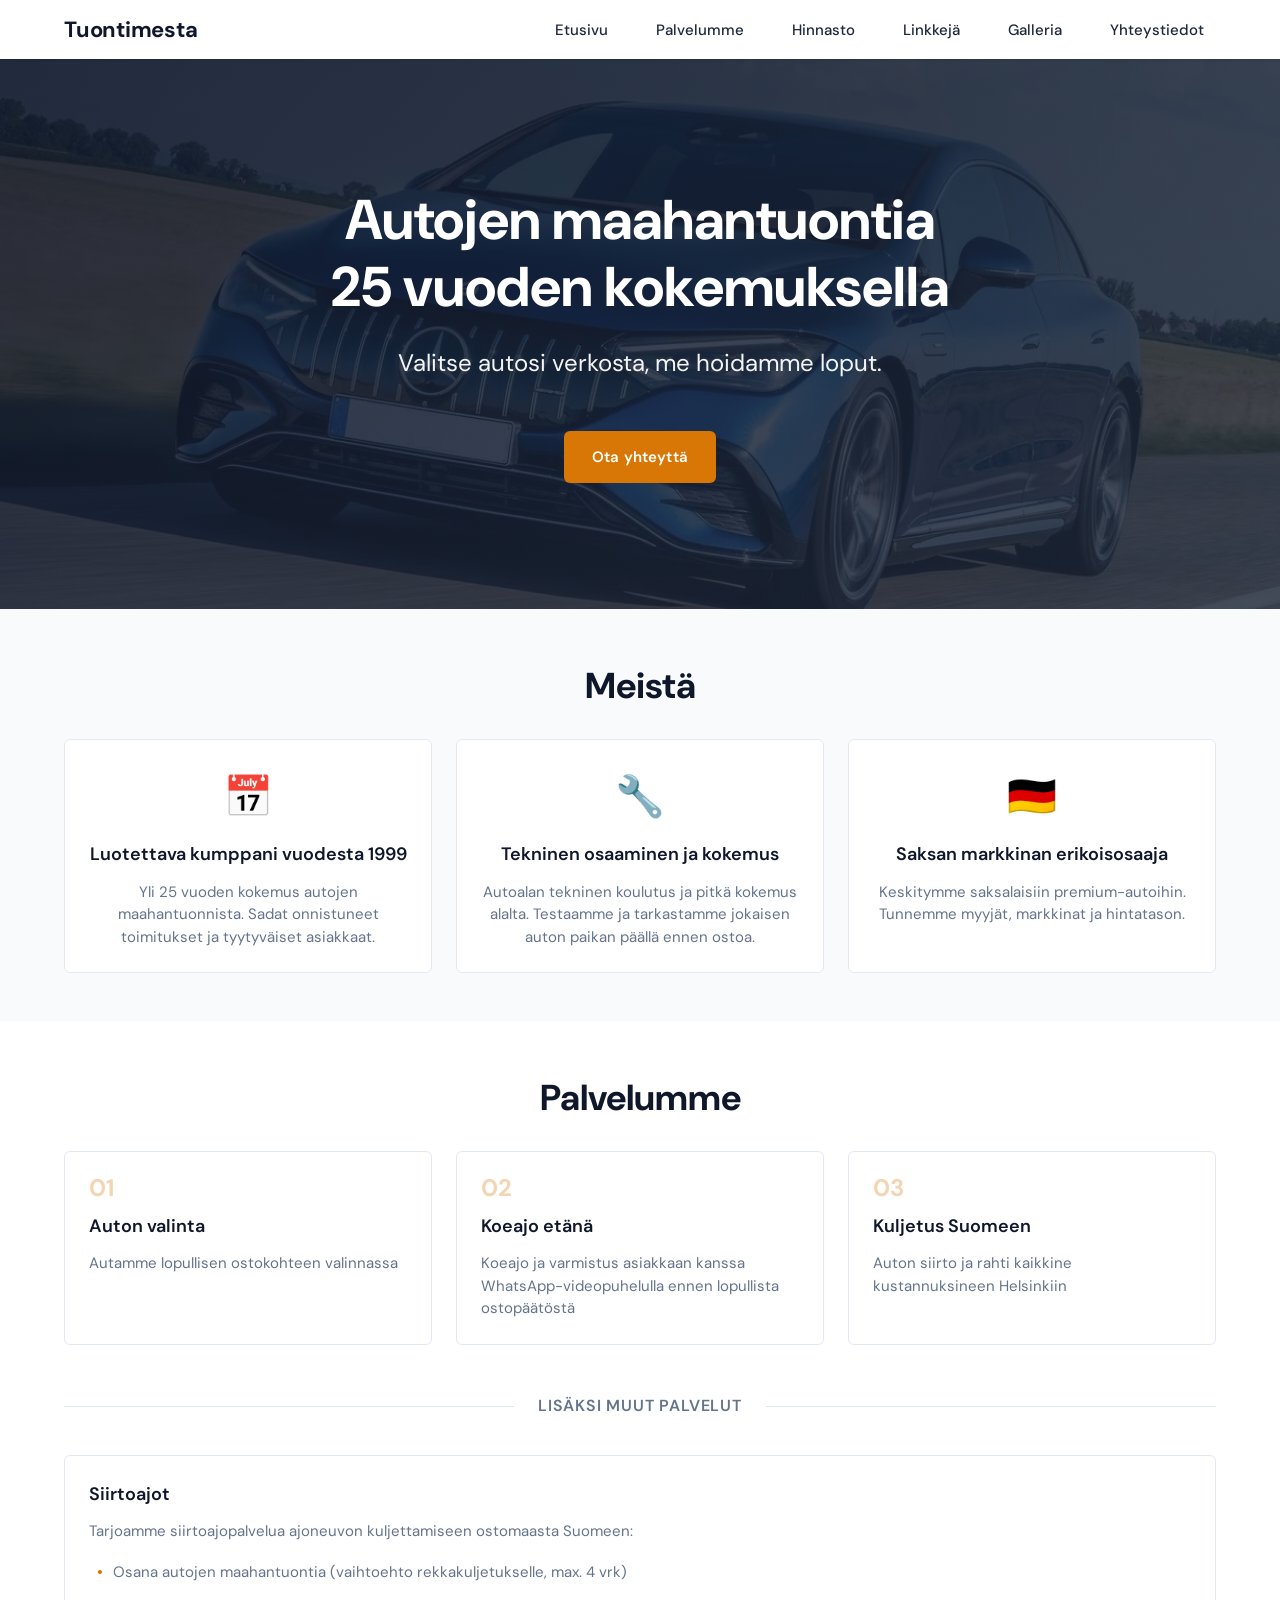
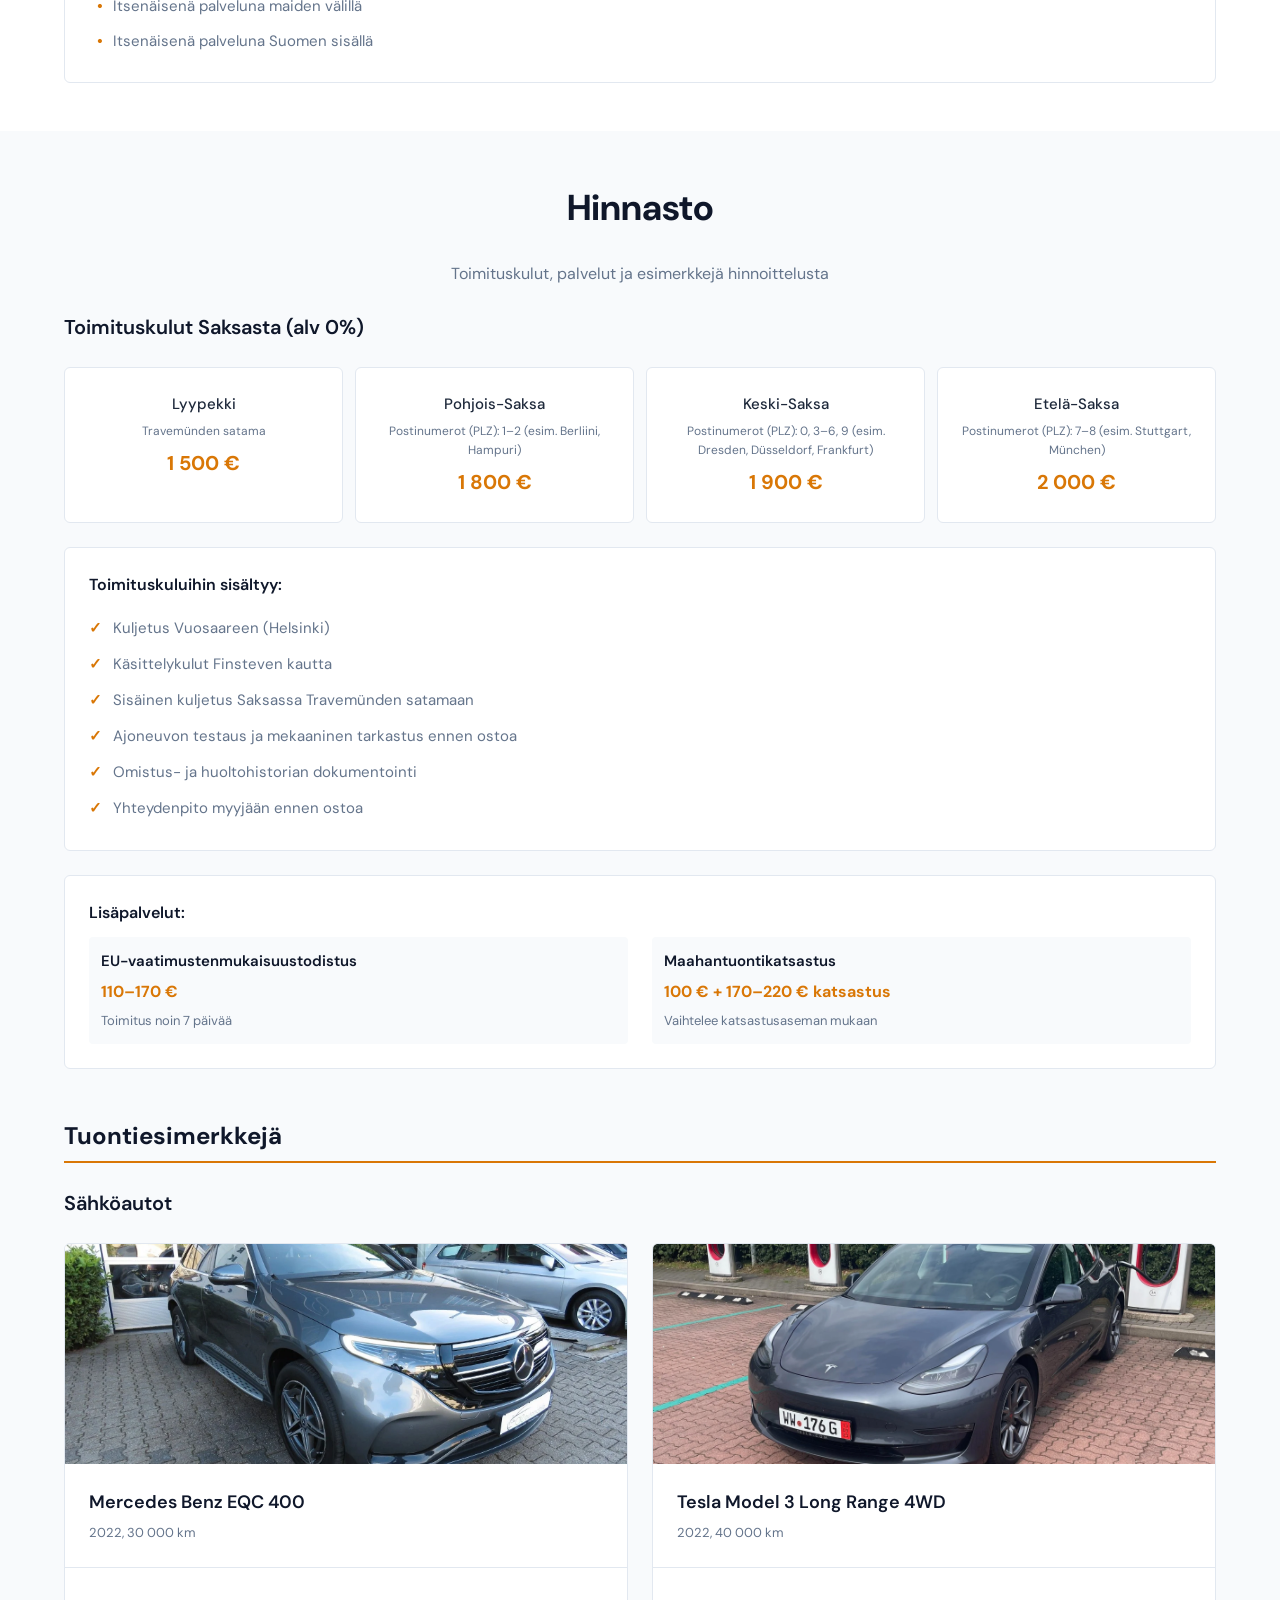
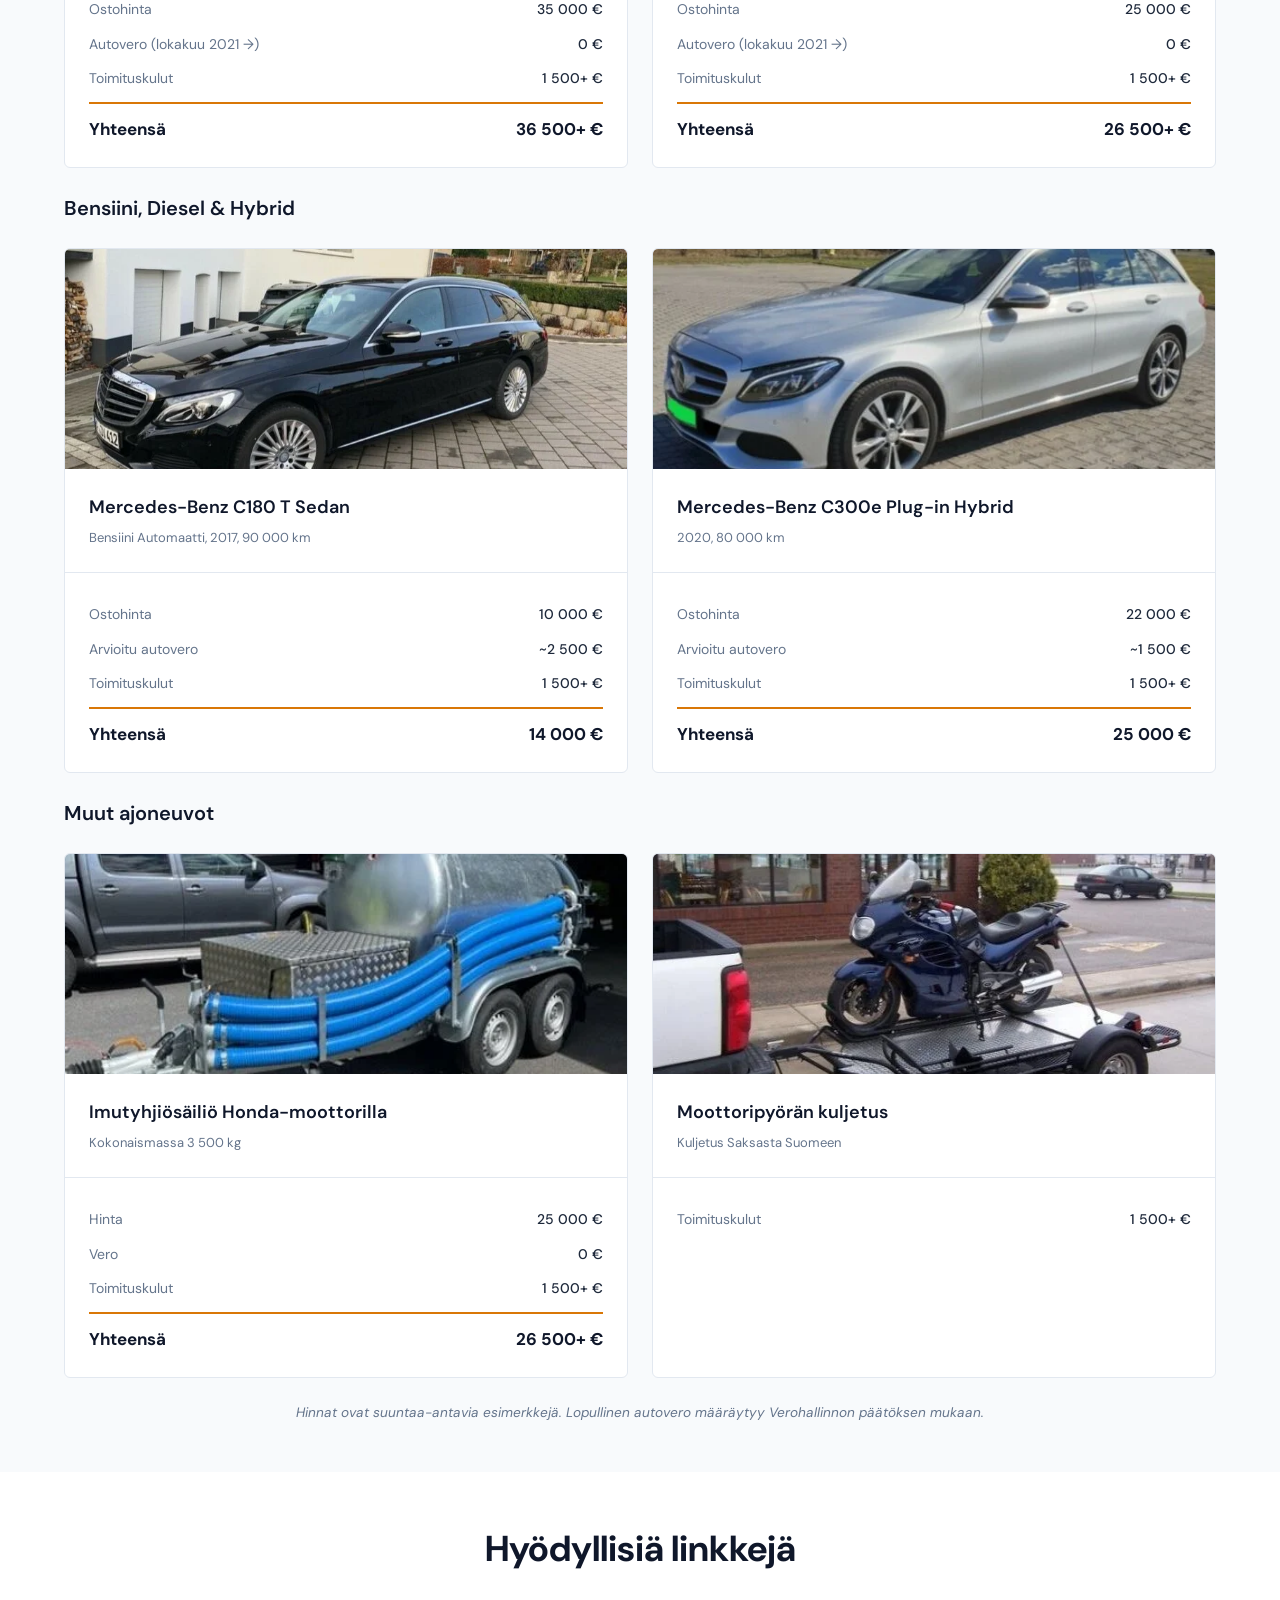
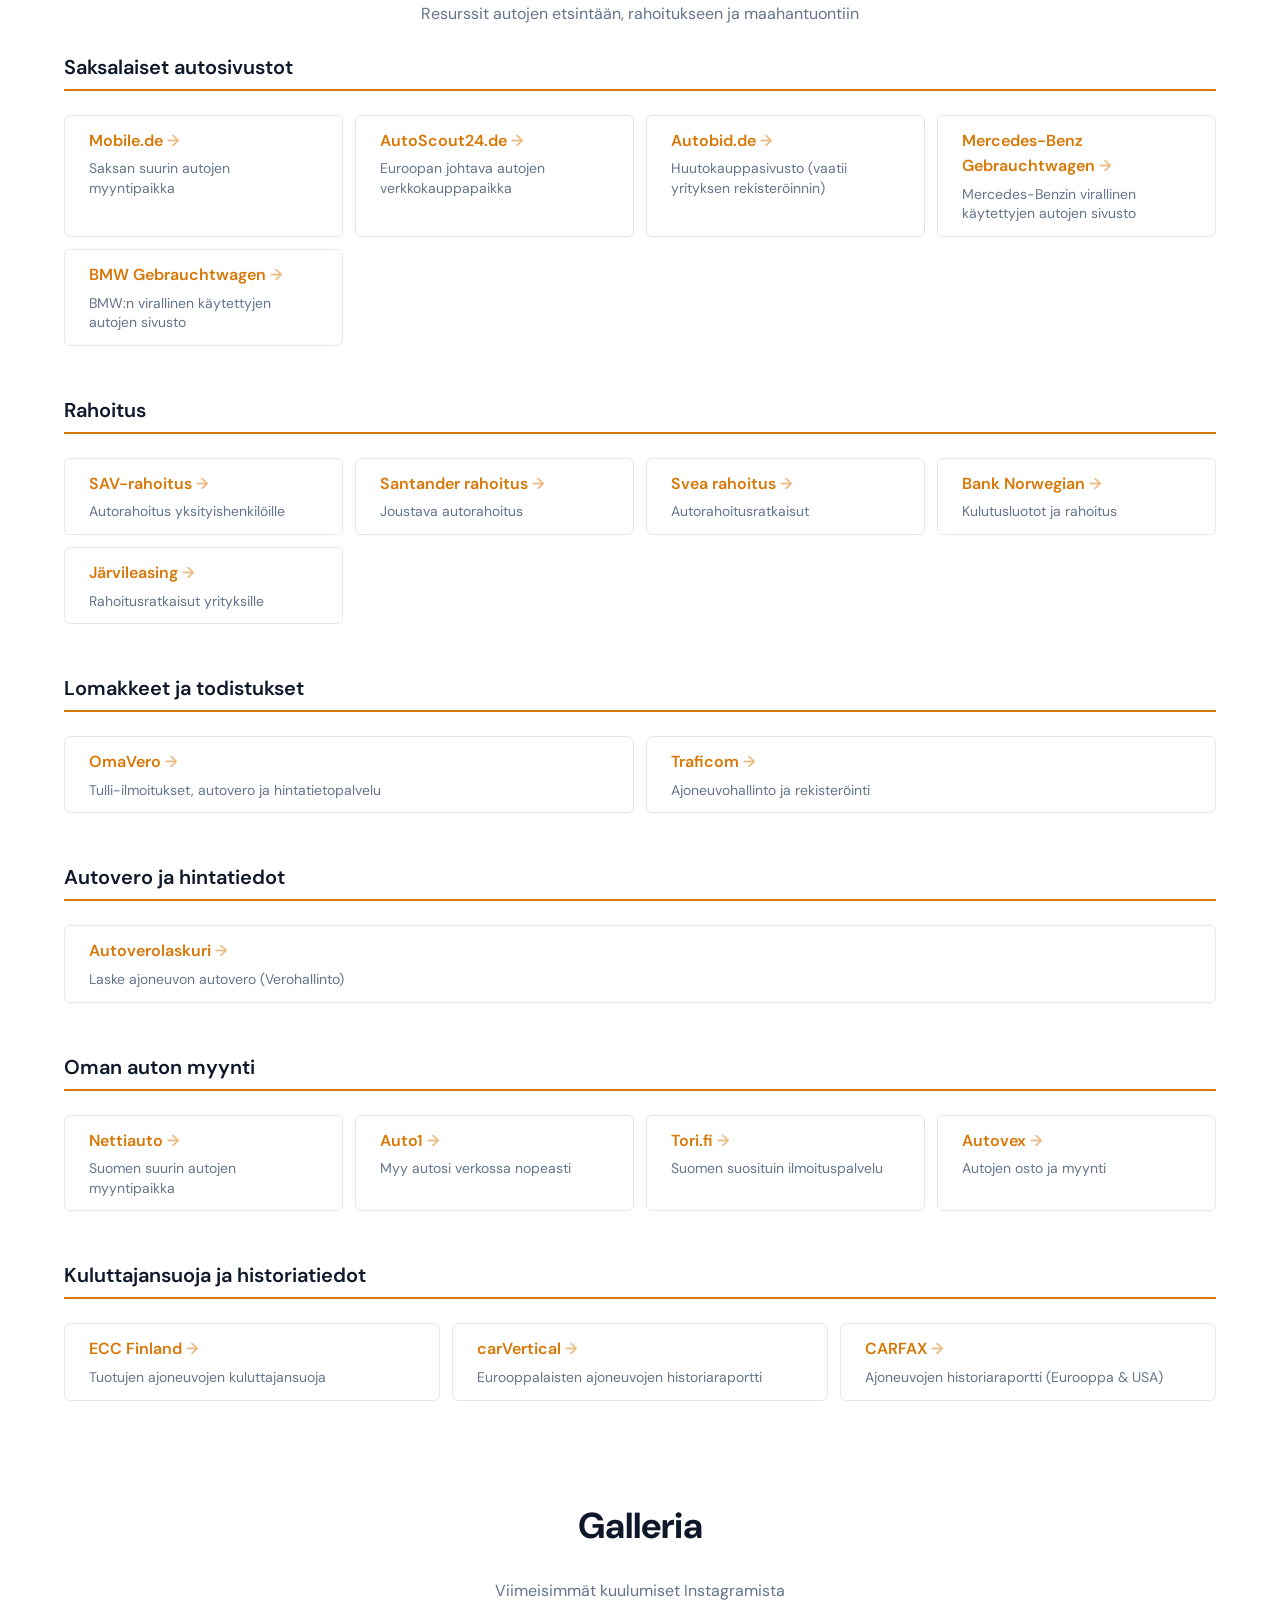
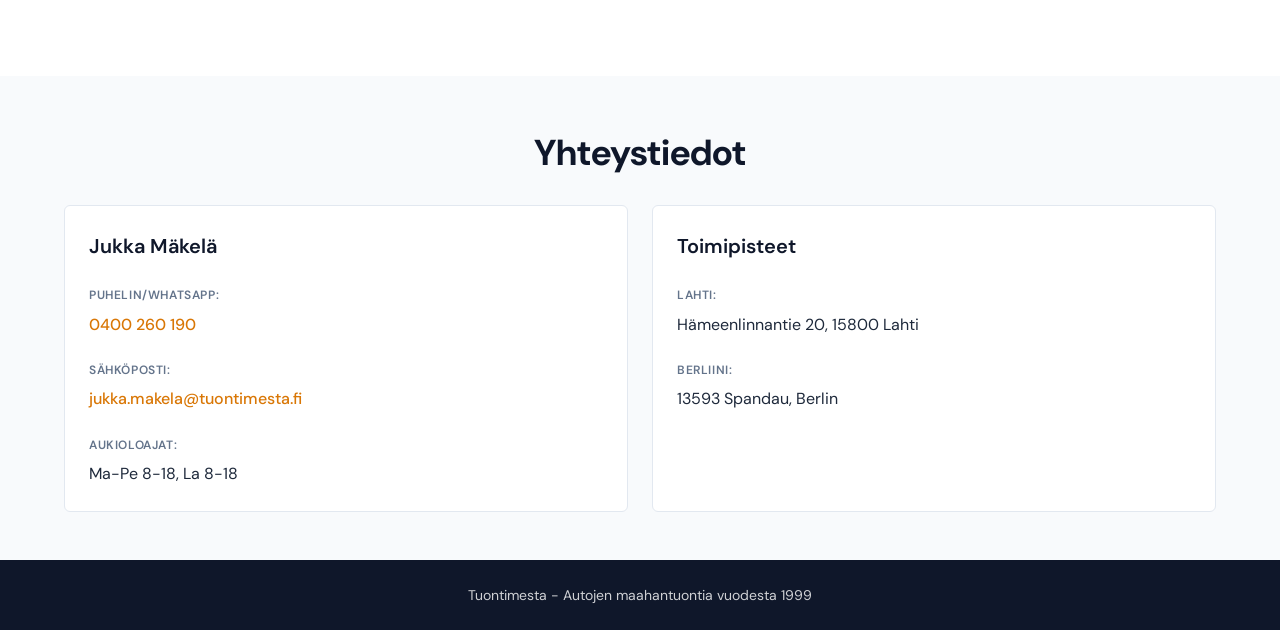
<file: index.html>
<!DOCTYPE html>
<html lang="fi">
<head>
    <meta charset="UTF-8">
    <meta name="viewport" content="width=device-width, initial-scale=1.0">

    <!-- Primary Meta Tags -->
    <title>Tuontimesta - Autojen maahantuonti Saksasta | 25v kokemus | Lahti</title>
    <meta name="title" content="Tuontimesta - Autojen maahantuonti Saksasta | 25v kokemus | Lahti">
    <meta name="description" content="Ammattitaitoista autojen maahantuontia Saksasta vuodesta 1999. Tekninen osaaminen, paikan päällä tarkastus ja läpinäkyvä hinnoittelu. Sähköautot, Mercedes, BMW, Audi. Palvelut Lahdesta.">
    <meta name="keywords" content="autojen maahantuonti, autojen tuonti saksasta, saksalaiset autot, auton tuonti, mercedes tuonti, bmw tuonti, sähköautojen tuonti, autojen maahantuonti lahti, saksan autot, käytetyt autot saksasta">
    <meta name="author" content="Tuontimesta - Jukka Mäkelä">
    <meta name="robots" content="index, follow">
    <link rel="canonical" href="https://tuontimesta.fi/">

    <!-- Open Graph / Facebook -->
    <meta property="og:type" content="website">
    <meta property="og:url" content="https://tuontimesta.fi/">
    <meta property="og:title" content="Tuontimesta - Autojen maahantuonti Saksasta | 25v kokemus">
    <meta property="og:description" content="Ammattitaitoista autojen maahantuontia Saksasta vuodesta 1999. Tekninen osaaminen, paikan päällä tarkastus ja läpinäkyvä hinnoittelu.">
    <meta property="og:image" content="https://tuontimesta.fi/images/hero-mercedes-eqe.jpg">
    <meta property="og:locale" content="fi_FI">
    <meta property="og:site_name" content="Tuontimesta">

    <!-- Twitter -->
    <meta name="twitter:card" content="summary_large_image">
    <meta name="twitter:url" content="https://tuontimesta.fi/">
    <meta name="twitter:title" content="Tuontimesta - Autojen maahantuonti Saksasta | 25v kokemus">
    <meta name="twitter:description" content="Ammattitaitoista autojen maahantuontia Saksasta vuodesta 1999. Tekninen osaaminen, paikan päällä tarkastus ja läpinäkyvä hinnoittelu.">
    <meta name="twitter:image" content="https://tuontimesta.fi/images/hero-mercedes-eqe.jpg">

    <!-- Favicon -->
    <link rel="icon" type="image/svg+xml" href="favicon.svg">
    <link rel="alternate icon" href="favicon.svg">

    <!-- Stylesheets -->
    <link rel="stylesheet" href="styles.css">
    <link rel="preconnect" href="https://fonts.googleapis.com">
    <link rel="preconnect" href="https://fonts.gstatic.com" crossorigin>
    <link href="https://fonts.googleapis.com/css2?family=DM+Sans:opsz,wght@9..40,400;9..40,500;9..40,600;9..40,700&display=swap" rel="stylesheet">

    <!-- Analytics -->
    <script defer data-domain="tuontimesta.fi" src="https://plausible.emkel.xyz/js/script.outbound-links.js"></script>

    <!-- JSON-LD Structured Data -->
    <script type="application/ld+json">
    {
      "@context": "https://schema.org",
      "@type": "LocalBusiness",
      "name": "Tuontimesta",
      "description": "Autojen maahantuonti Saksasta. Yli 25 vuoden kokemus, tekninen osaaminen ja läpinäkyvä hinnoittelu.",
      "url": "https://tuontimesta.fi",
      "telephone": "+358400260190",
      "email": "jukka.makela@tuontimesta.fi",
      "address": {
        "@type": "PostalAddress",
        "streetAddress": "Hämeenlinnantie 20",
        "addressLocality": "Lahti",
        "postalCode": "15800",
        "addressCountry": "FI"
      },
      "geo": {
        "@type": "GeoCoordinates",
        "latitude": 60.9827,
        "longitude": 25.6612
      },
      "openingHoursSpecification": [
        {
          "@type": "OpeningHoursSpecification",
          "dayOfWeek": ["Monday", "Tuesday", "Wednesday", "Thursday", "Friday"],
          "opens": "08:00",
          "closes": "18:00"
        },
        {
          "@type": "OpeningHoursSpecification",
          "dayOfWeek": "Saturday",
          "opens": "08:00",
          "closes": "18:00"
        }
      ],
      "priceRange": "€€",
      "founder": {
        "@type": "Person",
        "name": "Jukka Mäkelä"
      },
      "foundingDate": "1999",
      "areaServed": {
        "@type": "Country",
        "name": "Finland"
      },
      "serviceArea": {
        "@type": "Country",
        "name": "Finland"
      },
      "hasOfferCatalog": {
        "@type": "OfferCatalog",
        "name": "Autojen maahantuontipalvelut",
        "itemListElement": [
          {
            "@type": "Offer",
            "itemOffered": {
              "@type": "Service",
              "name": "Autojen maahantuonti Saksasta",
              "description": "Kokonaisvaltainen palvelu autojen tuontiin Saksasta Suomeen"
            }
          },
          {
            "@type": "Offer",
            "itemOffered": {
              "@type": "Service",
              "name": "Siirtoajot",
              "description": "Siirtoajopalvelut maiden välillä ja Suomen sisällä"
            }
          }
        ]
      },
      "sameAs": [
        "https://www.instagram.com/tuontimesta"
      ]
    }
    </script>
    <script>
      (() => {
        const d=document,s=d.createElement("script");s.type="module";
        s.src="https://w.behold.so/widget.js";d.head.append(s);
      })();
    </script>
</head>
<body>
    <!-- Navigation -->
    <nav class="nav">
        <div class="container">
            <div class="nav-content">
                <a href="#" class="logo">Tuontimesta</a>
                <button class="nav-toggle" aria-label="Toggle navigation">
                    <span></span>
                    <span></span>
                    <span></span>
                </button>
                <ul class="nav-menu">
                    <li><a href="#etusivu">Etusivu</a></li>
                    <li><a href="#palvelumme">Palvelumme</a></li>
                    <li><a href="#hinnasto">Hinnasto</a></li>
                    <li><a href="#linkkeja">Linkkejä</a></li>
                    <li><a href="#galleria">Galleria</a></li>
                    <li><a href="#yhteystiedot">Yhteystiedot</a></li>
                </ul>
            </div>
        </div>
    </nav>

    <!-- Hero Section -->
    <section id="etusivu" class="hero" style="background-image: url('images/hero-mercedes-eqe.jpg');">
        <div class="hero-overlay"></div>
        <div class="container">
            <div class="hero-content">
                <h1>Autojen maahantuontia<br>25 vuoden kokemuksella</h1>
                <p class="hero-subtitle">Valitse autosi verkosta, me hoidamme loput.</p>
                <a href="#yhteystiedot" class="btn btn-primary">Ota yhteyttä</a>
            </div>
        </div>
    </section>

    <!-- About Section -->
    <section id="meista" class="about">
        <div class="container">
            <h2>Meistä</h2>
            <div class="about-grid">
                <div class="about-card">
                    <div class="about-icon">📅</div>
                    <h3>Luotettava kumppani vuodesta 1999</h3>
                    <p>Yli 25 vuoden kokemus autojen maahantuonnista. Sadat onnistuneet toimitukset ja tyytyväiset asiakkaat.</p>
                </div>
                <div class="about-card">
                    <div class="about-icon">🔧</div>
                    <h3>Tekninen osaaminen ja kokemus</h3>
                    <p>Autoalan tekninen koulutus ja pitkä kokemus alalta. Testaamme ja tarkastamme jokaisen auton paikan päällä ennen ostoa.</p>
                </div>
                <div class="about-card">
                    <div class="about-icon">🇩🇪</div>
                    <h3>Saksan markkinan erikoisosaaja</h3>
                    <p>Keskitymme saksalaisiin premium-autoihin. Tunnemme myyjät, markkinat ja hintatason.</p>
                </div>
            </div>
        </div>
    </section>

    <!-- Services Section -->
    <section id="palvelumme" class="services">
        <div class="container">
            <h2>Palvelumme</h2>
            <div class="services-grid">
                <div class="service-card">
                    <div class="service-number">01</div>
                    <h3>Auton valinta</h3>
                    <p>Autamme lopullisen ostokohteen valinnassa</p>
                </div>
                <div class="service-card">
                    <div class="service-number">02</div>
                    <h3>Koeajo etänä</h3>
                    <p>Koeajo ja varmistus asiakkaan kanssa WhatsApp-videopuhelulla ennen lopullista ostopäätöstä</p>
                </div>
                <div class="service-card">
                    <div class="service-number">03</div>
                    <h3>Kuljetus Suomeen</h3>
                    <p>Auton siirto ja rahti kaikkine kustannuksineen Helsinkiin</p>
                </div>

                <!-- Additional Services Divider -->
                <div class="services-divider">
                    <h4>Lisäksi muut palvelut</h4>
                </div>

                <!-- Siirtoajot - Full Width -->
                <div class="service-card service-card-full">
                    <h3>Siirtoajot</h3>
                    <p>Tarjoamme siirtoajopalvelua ajoneuvon kuljettamiseen ostomaasta Suomeen:</p>
                    <ul class="service-list">
                        <li>Osana autojen maahantuontia (vaihtoehto rekkakuljetukselle, max. 4 vrk)</li>
                        <li>Itsenäisenä palveluna maiden välillä</li>
                        <li>Itsenäisenä palveluna Suomen sisällä</li>
                    </ul>
                </div>
            </div>
        </div>
    </section>

    <!-- Pricing Section -->
    <section id="hinnasto" class="pricing">
        <div class="container">
            <h2>Hinnasto</h2>
            <p class="section-subtitle">Toimituskulut, palvelut ja esimerkkejä hinnoittelusta</p>

            <!-- Delivery Fees -->
            <div class="pricing-info">
                <h3 class="pricing-category">Toimituskulut Saksasta (alv 0%)</h3>
                <div class="delivery-grid">
                    <div class="delivery-card">
                        <div class="delivery-location">Lyypekki</div>
                        <div class="delivery-detail">Travemünden satama</div>
                        <div class="delivery-price">1 500 €</div>
                    </div>
                    <div class="delivery-card">
                        <div class="delivery-location">Pohjois-Saksa</div>
                        <div class="delivery-detail">Postinumerot (PLZ): 1–2 (esim. Berliini, Hampuri)</div>
                        <div class="delivery-price">1 800 €</div>
                    </div>
                    <div class="delivery-card">
                        <div class="delivery-location">Keski-Saksa</div>
                        <div class="delivery-detail">Postinumerot (PLZ): 0, 3–6, 9 (esim. Dresden, Düsseldorf, Frankfurt)</div>
                        <div class="delivery-price">1 900 €</div>
                    </div>
                    <div class="delivery-card">
                        <div class="delivery-location">Etelä-Saksa</div>
                        <div class="delivery-detail">Postinumerot (PLZ): 7–8 (esim. Stuttgart, München)</div>
                        <div class="delivery-price">2 000 €</div>
                    </div>
                </div>

                <div class="included-services">
                    <h4>Toimituskuluihin sisältyy:</h4>
                    <ul>
                        <li>Kuljetus Vuosaareen (Helsinki)</li>
                        <li>Käsittelykulut Finsteven kautta</li>
                        <li>Sisäinen kuljetus Saksassa Travemünden satamaan</li>
                        <li>Ajoneuvon testaus ja mekaaninen tarkastus ennen ostoa</li>
                        <li>Omistus- ja huoltohistorian dokumentointi</li>
                        <li>Yhteydenpito myyjään ennen ostoa</li>
                    </ul>
                </div>

                <div class="optional-services">
                    <h4>Lisäpalvelut:</h4>
                    <div class="optional-grid">
                        <div class="optional-card">
                            <h5>EU-vaatimustenmukaisuustodistus</h5>
                            <p class="optional-price">110–170 €</p>
                            <p class="optional-note">Toimitus noin 7 päivää</p>
                        </div>
                        <div class="optional-card">
                            <h5>Maahantuontikatsastus</h5>
                            <p class="optional-price">100 € + 170–220 € katsastus</p>
                            <p class="optional-note">Vaihtelee katsastusaseman mukaan</p>
                        </div>
                    </div>
                </div>
            </div>

            <!-- Import Examples -->
            <div class="import-examples">
                <h3 class="pricing-section-title">Tuontiesimerkkejä</h3>

                <!-- Electric Vehicles -->
                <h4 class="pricing-category">Sähköautot</h4>
            <div class="pricing-grid">
                <div class="pricing-card">
                    <img src="images/eqc-400.jpg" alt="Mercedes Benz EQC 400 sähköauto maahantuonti Saksasta" class="vehicle-image">
                    <h4>Mercedes Benz EQC 400</h4>
                    <p class="vehicle-specs">2022, 30 000 km</p>
                    <div class="price-breakdown">
                        <div class="price-row">
                            <span>Ostohinta</span>
                            <span>35 000 €</span>
                        </div>
                        <div class="price-row">
                            <span>Autovero (lokakuu 2021 →)</span>
                            <span>0 €</span>
                        </div>
                        <div class="price-row">
                            <span>Toimituskulut</span>
                            <span>1 500+ €</span>
                        </div>
                        <div class="price-total">
                            <span>Yhteensä</span>
                            <span>36 500+ €</span>
                        </div>
                    </div>
                </div>

                <div class="pricing-card">
                    <img src="images/tesla-model3.jpg" alt="Tesla Model 3 Long Range 4WD sähköauto tuonti" class="vehicle-image">
                    <h4>Tesla Model 3 Long Range 4WD</h4>
                    <p class="vehicle-specs">2022, 40 000 km</p>
                    <div class="price-breakdown">
                        <div class="price-row">
                            <span>Ostohinta</span>
                            <span>25 000 €</span>
                        </div>
                        <div class="price-row">
                            <span>Autovero (lokakuu 2021 →)</span>
                            <span>0 €</span>
                        </div>
                        <div class="price-row">
                            <span>Toimituskulut</span>
                            <span>1 500+ €</span>
                        </div>
                        <div class="price-total">
                            <span>Yhteensä</span>
                            <span>26 500+ €</span>
                        </div>
                    </div>
                </div>
            </div>

                <!-- Petrol/Diesel/Hybrid -->
                <h4 class="pricing-category">Bensiini, Diesel & Hybrid</h4>
            <div class="pricing-grid">
                <div class="pricing-card">
                    <img src="images/c180-bensiini.jpg" alt="Mercedes-Benz C180 farmari maahantuonti Saksasta" class="vehicle-image">
                    <h4>Mercedes-Benz C180 T Sedan</h4>
                    <p class="vehicle-specs">Bensiini Automaatti, 2017, 90 000 km</p>
                    <div class="price-breakdown">
                        <div class="price-row">
                            <span>Ostohinta</span>
                            <span>10 000 €</span>
                        </div>
                        <div class="price-row">
                            <span>Arvioitu autovero</span>
                            <span>~2 500 €</span>
                        </div>
                        <div class="price-row">
                            <span>Toimituskulut</span>
                            <span>1 500+ €</span>
                        </div>
                        <div class="price-total">
                            <span>Yhteensä</span>
                            <span>14 000 €</span>
                        </div>
                    </div>
                </div>

                <div class="pricing-card">
                    <img src="images/c350-hybrid.jpg" alt="Mercedes-Benz C300e Plug-in Hybrid maahantuonti Saksasta" class="vehicle-image">
                    <h4>Mercedes-Benz C300e Plug-in Hybrid</h4>
                    <p class="vehicle-specs">2020, 80 000 km</p>
                    <div class="price-breakdown">
                        <div class="price-row">
                            <span>Ostohinta</span>
                            <span>22 000 €</span>
                        </div>
                        <div class="price-row">
                            <span>Arvioitu autovero</span>
                            <span>~1 500 €</span>
                        </div>
                        <div class="price-row">
                            <span>Toimituskulut</span>
                            <span>1 500+ €</span>
                        </div>
                        <div class="price-total">
                            <span>Yhteensä</span>
                            <span>25 000 €</span>
                        </div>
                    </div>
                </div>
            </div>

                <!-- Other Vehicles -->
                <h4 class="pricing-category">Muut ajoneuvot</h4>
            <div class="pricing-grid">
                <div class="pricing-card">
                    <img src="images/vacuum-truck.jpg" alt="Työkoneiden maahantuonti Saksasta - imutyhjiösäiliö" class="vehicle-image">
                    <h4>Imutyhjiösäiliö Honda-moottorilla</h4>
                    <p class="vehicle-specs">Kokonaismassa 3 500 kg</p>
                    <div class="price-breakdown">
                        <div class="price-row">
                            <span>Hinta</span>
                            <span>25 000 €</span>
                        </div>
                        <div class="price-row">
                            <span>Vero</span>
                            <span>0 €</span>
                        </div>
                        <div class="price-row">
                            <span>Toimituskulut</span>
                            <span>1 500+ €</span>
                        </div>
                        <div class="price-total">
                            <span>Yhteensä</span>
                            <span>26 500+ €</span>
                        </div>
                    </div>
                </div>

                <div class="pricing-card">
                    <img src="images/motorcycle-transport.jpg" alt="Moottoripyörien maahantuonti ja siirtoajot" class="vehicle-image">
                    <h4>Moottoripyörän kuljetus</h4>
                    <p class="vehicle-specs">Kuljetus Saksasta Suomeen</p>
                    <div class="price-breakdown">
                        <div class="price-row">
                            <span>Toimituskulut</span>
                            <span>1 500+ €</span>
                        </div>
                    </div>
                </div>
            </div>
            </div>
            <p class="pricing-disclaimer">Hinnat ovat suuntaa-antavia esimerkkejä. Lopullinen autovero määräytyy Verohallinnon päätöksen mukaan.</p>
        </div>
    </section>

    <!-- Links Section -->
    <section id="linkkeja" class="links">
        <div class="container">
            <h2>Hyödyllisiä linkkejä</h2>
            <p class="section-subtitle">Resurssit autojen etsintään, rahoitukseen ja maahantuontiin</p>

            <!-- German Auto Websites -->
            <div class="links-category">
                <h3 class="links-category-title">Saksalaiset autosivustot</h3>
                <div class="links-grid">
                    <a href="https://www.mobile.de" target="_blank" rel="noopener" class="link-card">
                        <h4>Mobile.de</h4>
                        <p>Saksan suurin autojen myyntipaikka</p>
                    </a>
                    <a href="https://www.autoscout24.de" target="_blank" rel="noopener" class="link-card">
                        <h4>AutoScout24.de</h4>
                        <p>Euroopan johtava autojen verkkokauppapaikka</p>
                    </a>
                    <a href="https://www.autobid.de" target="_blank" rel="noopener" class="link-card">
                        <h4>Autobid.de</h4>
                        <p>Huutokauppasivusto (vaatii yrityksen rekisteröinnin)</p>
                    </a>
                    <a href="https://gebrauchtwagen.mercedes-benz.de" target="_blank" rel="noopener" class="link-card">
                        <h4>Mercedes-Benz Gebrauchtwagen</h4>
                        <p>Mercedes-Benzin virallinen käytettyjen autojen sivusto</p>
                    </a>
                    <a href="https://www.bmw.de/de-de/sl/gebrauchtwagen" target="_blank" rel="noopener" class="link-card">
                        <h4>BMW Gebrauchtwagen</h4>
                        <p>BMW:n virallinen käytettyjen autojen sivusto</p>
                    </a>
                </div>
            </div>

            <!-- Financing -->
            <div class="links-category">
                <h3 class="links-category-title">Rahoitus</h3>
                <div class="links-grid">
                    <a href="https://www.sav-rahoitus.fi" target="_blank" rel="noopener" class="link-card">
                        <h4>SAV-rahoitus</h4>
                        <p>Autorahoitus yksityishenkilöille</p>
                    </a>
                    <a href="https://www.santanderconsumer.fi" target="_blank" rel="noopener" class="link-card">
                        <h4>Santander rahoitus</h4>
                        <p>Joustava autorahoitus</p>
                    </a>
                    <a href="https://www.svea.com/fi" target="_blank" rel="noopener" class="link-card">
                        <h4>Svea rahoitus</h4>
                        <p>Autorahoitusratkaisut</p>
                    </a>
                    <a href="https://www.banknorwegian.fi" target="_blank" rel="noopener" class="link-card">
                        <h4>Bank Norwegian</h4>
                        <p>Kulutusluotot ja rahoitus</p>
                    </a>
                    <a href="https://www.jarvileasing.fi" target="_blank" rel="noopener" class="link-card">
                        <h4>Järvileasing</h4>
                        <p>Rahoitusratkaisut yrityksille</p>
                    </a>
                </div>
            </div>

            <!-- Forms and Certificates -->
            <div class="links-category">
                <h3 class="links-category-title">Lomakkeet ja todistukset</h3>
                <div class="links-grid">
                    <a href="https://www.omavero.fi" target="_blank" rel="noopener" class="link-card">
                        <h4>OmaVero</h4>
                        <p>Tulli-ilmoitukset, autovero ja hintatietopalvelu</p>
                    </a>
                    <a href="https://www.traficom.fi" target="_blank" rel="noopener" class="link-card">
                        <h4>Traficom</h4>
                        <p>Ajoneuvohallinto ja rekisteröinti</p>
                    </a>
                </div>
            </div>

            <!-- Vehicle Tax Information -->
            <div class="links-category">
                <h3 class="links-category-title">Autovero ja hintatiedot</h3>
                <div class="links-grid">
                    <a href="https://www.vero.fi/henkiloasiakkaat/omaisuus/autovero/autoveron-maara/" target="_blank" rel="noopener" class="link-card">
                        <h4>Autoverolaskuri</h4>
                        <p>Laske ajoneuvon autovero (Verohallinto)</p>
                    </a>
                </div>
            </div>

            <!-- Selling Personal Vehicles -->
            <div class="links-category">
                <h3 class="links-category-title">Oman auton myynti</h3>
                <div class="links-grid">
                    <a href="https://www.nettiauto.com" target="_blank" rel="noopener" class="link-card">
                        <h4>Nettiauto</h4>
                        <p>Suomen suurin autojen myyntipaikka</p>
                    </a>
                    <a href="https://www.auto1.fi" target="_blank" rel="noopener" class="link-card">
                        <h4>Auto1</h4>
                        <p>Myy autosi verkossa nopeasti</p>
                    </a>
                    <a href="https://www.tori.fi" target="_blank" rel="noopener" class="link-card">
                        <h4>Tori.fi</h4>
                        <p>Suomen suosituin ilmoituspalvelu</p>
                    </a>
                    <a href="https://www.autovex.fi" target="_blank" rel="noopener" class="link-card">
                        <h4>Autovex</h4>
                        <p>Autojen osto ja myynti</p>
                    </a>
                </div>
            </div>

            <!-- Consumer Protection & Vehicle History -->
            <div class="links-category">
                <h3 class="links-category-title">Kuluttajansuoja ja historiatiedot</h3>
                <div class="links-grid">
                    <a href="https://www.ecc.fi" target="_blank" rel="noopener" class="link-card">
                        <h4>ECC Finland</h4>
                        <p>Tuotujen ajoneuvojen kuluttajansuoja</p>
                    </a>
                    <a href="https://www.carvertical.com" target="_blank" rel="noopener" class="link-card">
                        <h4>carVertical</h4>
                        <p>Eurooppalaisten ajoneuvojen historiaraportti</p>
                    </a>
                    <a href="https://www.carfax.eu" target="_blank" rel="noopener" class="link-card">
                        <h4>CARFAX</h4>
                        <p>Ajoneuvojen historiaraportti (Eurooppa & USA)</p>
                    </a>
                </div>
            </div>
        </div>
    </section>

    <!-- Instagram Section -->
    <section id="galleria" class="instagram">
        <div class="container">
            <h2>Galleria</h2>
            <p class="section-subtitle">Viimeisimmät kuulumiset Instagramista</p>
            <behold-widget feed-id="9faNVlUuPsKF3Q3VGDGW"></behold-widget>
        </div>
    </section>

    <!-- Contact Section -->
    <section id="yhteystiedot" class="contact">
        <div class="container">
            <h2>Yhteystiedot</h2>
            <div class="contact-grid">
                <div class="contact-card">
                    <h3>Jukka Mäkelä</h3>
                    <div class="contact-info">
                        <div class="contact-item">
                            <span class="contact-label">Puhelin/WhatsApp:</span>
                            <a href="tel:+358400260190">0400 260 190</a>
                        </div>
                        <div class="contact-item">
                            <span class="contact-label">Sähköposti:</span>
                            <a href="mailto:jukka.makela@tuontimesta.fi">jukka.makela@tuontimesta.fi</a>
                        </div>
                        <div class="contact-item">
                            <span class="contact-label">Aukioloajat:</span>
                            <span>Ma-Pe 8-18, La 8-18</span>
                        </div>
                    </div>
                </div>

                <div class="contact-card">
                    <h3>Toimipisteet</h3>
                    <div class="contact-info">
                        <div class="contact-item">
                            <span class="contact-label">Lahti:</span>
                            <span>Hämeenlinnantie 20, 15800 Lahti</span>
                        </div>
                        <div class="contact-item">
                            <span class="contact-label">Berliini:</span>
                            <span>13593 Spandau, Berlin</span>
                        </div>
                    </div>
                </div>
            </div>
        </div>
    </section>

    <!-- Footer -->
    <footer class="footer">
        <div class="container">
            <p>Tuontimesta - Autojen maahantuontia vuodesta 1999</p>
        </div>
    </footer>

    <script src="script.js"></script>
</body>
</html>
</file>
<file: styles.css>
/* ===================================
   CSS Variables
   =================================== */
:root {
    /* Colors - Modern Professional Palette */
    --color-primary: #0f172a;
    --color-primary-dark: #020617;
    --color-text: #1e293b;
    --color-text-light: #64748b;
    --color-bg: #ffffff;
    --color-bg-alt: #f8fafc;
    --color-border: #e2e8f0;
    --color-accent: #d97706;
    --color-accent-light: #fbbf24;

    /* Typography */
    --font-base: 'DM Sans', -apple-system, BlinkMacSystemFont, 'Segoe UI', sans-serif;
    --font-size-base: 16px;
    --line-height-base: 1.6;

    /* Spacing - Tighter */
    --spacing-xs: 0.375rem;
    --spacing-sm: 0.75rem;
    --spacing-md: 1.5rem;
    --spacing-lg: 3rem;
    --spacing-xl: 4.5rem;

    /* Layout */
    --container-width: 1200px;
    --border-radius: 6px;
    --transition: all 0.3s cubic-bezier(0.4, 0, 0.2, 1);
}

/* ===================================
   Reset & Base
   =================================== */
* {
    margin: 0;
    padding: 0;
    box-sizing: border-box;
}

html {
    scroll-behavior: smooth;
    font-size: var(--font-size-base);
}

body {
    font-family: var(--font-base);
    line-height: var(--line-height-base);
    color: var(--color-text);
    background-color: var(--color-bg);
    -webkit-font-smoothing: antialiased;
    -moz-osx-font-smoothing: grayscale;
}

img {
    max-width: 100%;
    height: auto;
    display: block;
}

a {
    color: inherit;
    text-decoration: none;
}

/* ===================================
   Utilities
   =================================== */
.container {
    max-width: var(--container-width);
    margin: 0 auto;
    padding: 0 var(--spacing-md);
}

/* ===================================
   Navigation
   =================================== */
.nav {
    position: sticky;
    top: 0;
    background: rgba(255, 255, 255, 0.95);
    backdrop-filter: blur(10px);
    box-shadow: 0 1px 3px rgba(0, 0, 0, 0.1);
    z-index: 1000;
}

.nav-content {
    display: flex;
    justify-content: space-between;
    align-items: center;
    padding: var(--spacing-sm) 0;
}

.logo {
    font-size: 1.375rem;
    font-weight: 700;
    color: var(--color-primary);
    letter-spacing: -0.01em;
}

.nav-menu {
    display: flex;
    gap: var(--spacing-md);
    list-style: none;
}

.nav-menu a {
    font-weight: 500;
    font-size: 0.9375rem;
    color: var(--color-text);
    transition: var(--transition);
    padding: var(--spacing-xs) var(--spacing-sm);
    border-radius: var(--border-radius);
}

.nav-menu a:hover {
    color: var(--color-accent);
    background-color: var(--color-bg-alt);
}

.nav-toggle {
    display: none;
    flex-direction: column;
    gap: 4px;
    background: none;
    border: none;
    cursor: pointer;
    padding: var(--spacing-xs);
}

.nav-toggle span {
    width: 24px;
    height: 2px;
    background-color: var(--color-text);
    transition: var(--transition);
}

/* ===================================
   Hero Section
   =================================== */
.hero {
    position: relative;
    min-height: 550px;
    display: flex;
    align-items: center;
    justify-content: center;
    background: var(--color-primary);
    background-size: cover;
    background-position: center;
    background-repeat: no-repeat;
    color: white;
    text-align: center;
    padding: var(--spacing-xl) var(--spacing-md);
    overflow: hidden;
}

.hero-overlay {
    position: absolute;
    inset: 0;
    background: linear-gradient(135deg, rgba(15, 23, 42, 0.88) 0%, rgba(30, 41, 59, 0.82) 100%);
}

.hero-content {
    position: relative;
    z-index: 1;
    max-width: 800px;
}

.hero h1 {
    font-size: clamp(2rem, 5vw, 3.5rem);
    font-weight: 700;
    line-height: 1.2;
    margin-bottom: var(--spacing-md);
}

.hero-subtitle {
    font-size: clamp(1.125rem, 2vw, 1.5rem);
    margin-bottom: var(--spacing-lg);
    opacity: 0.95;
}

.btn {
    display: inline-block;
    padding: 0.875rem 1.75rem;
    font-weight: 600;
    border-radius: var(--border-radius);
    transition: var(--transition);
    cursor: pointer;
    border: none;
    font-size: 0.9375rem;
    letter-spacing: 0.01em;
}

.btn-primary {
    background-color: var(--color-accent);
    color: white;
}

.btn-primary:hover {
    background-color: var(--color-accent-light);
    transform: translateY(-2px);
    box-shadow: 0 8px 16px rgba(217, 119, 6, 0.3);
}

/* ===================================
   Sections
   =================================== */
section {
    padding: var(--spacing-lg) 0;
}

section h2 {
    font-size: clamp(1.75rem, 4vw, 2.25rem);
    font-weight: 700;
    margin-bottom: var(--spacing-md);
    text-align: center;
    color: var(--color-primary);
}

.section-subtitle {
    text-align: center;
    color: var(--color-text-light);
    margin-bottom: var(--spacing-md);
    font-size: 1rem;
}

/* ===================================
   About Section
   =================================== */
.about {
    background-color: var(--color-bg-alt);
}

.about-grid {
    display: grid;
    grid-template-columns: repeat(auto-fit, minmax(260px, 1fr));
    gap: var(--spacing-md);
    margin-top: var(--spacing-md);
}

.about-card {
    background: white;
    padding: var(--spacing-md);
    border-radius: var(--border-radius);
    text-align: center;
    border: 1px solid var(--color-border);
    transition: var(--transition);
}

.about-card:hover {
}

.about-icon {
    font-size: 2.5rem;
    margin-bottom: var(--spacing-sm);
}

.about-card h3 {
    font-size: 1.125rem;
    font-weight: 600;
    margin-bottom: var(--spacing-sm);
    color: var(--color-primary);
}

.about-card p {
    color: var(--color-text-light);
    font-size: 0.9375rem;
    line-height: 1.5;
}

/* ===================================
   Services Section
   =================================== */
.services-grid {
    display: grid;
    grid-template-columns: repeat(3, 1fr);
    gap: var(--spacing-md);
    margin-top: var(--spacing-md);
}

.service-card {
    background: white;
    padding: var(--spacing-md);
    border-radius: var(--border-radius);
    border: 1px solid var(--color-border);
    transition: var(--transition);
}

.service-card:hover {
}

.service-number {
    font-size: 1.5rem;
    font-weight: 700;
    color: var(--color-accent);
    opacity: 0.3;
    margin-bottom: var(--spacing-sm);
    line-height: 1;
}

.service-card h3 {
    font-size: 1.125rem;
    font-weight: 600;
    margin-bottom: var(--spacing-sm);
    color: var(--color-primary);
}

.service-card p {
    color: var(--color-text-light);
    font-size: 0.9375rem;
    line-height: 1.5;
}

.service-card-full {
    grid-column: 1 / -1;
}

.service-list {
    list-style: none;
    padding: 0;
    margin: var(--spacing-sm) 0 0 0;
}

.service-list li {
    padding: var(--spacing-xs) 0;
    padding-left: 1.5rem;
    position: relative;
    color: var(--color-text-light);
    font-size: 0.9375rem;
    line-height: 1.5;
}

.service-list li::before {
    content: "•";
    position: absolute;
    left: 0.5rem;
    color: var(--color-accent);
    font-weight: 700;
}

.services-divider {
    grid-column: 1 / -1;
    text-align: center;
    margin: var(--spacing-md) 0 var(--spacing-sm);
    position: relative;
}

.services-divider::before {
    content: '';
    position: absolute;
    top: 50%;
    left: 0;
    right: 0;
    height: 1px;
    background: var(--color-border);
}

.services-divider h4 {
    display: inline-block;
    background: var(--color-bg);
    padding: 0 var(--spacing-md);
    position: relative;
    font-size: 1rem;
    font-weight: 600;
    color: var(--color-text-light);
    text-transform: uppercase;
    letter-spacing: 0.05em;
}

/* ===================================
   Pricing Section
   =================================== */
.pricing {
    background-color: var(--color-bg-alt);
}

.pricing-info {
    margin-bottom: var(--spacing-lg);
}

.delivery-grid {
    display: grid;
    grid-template-columns: repeat(auto-fit, minmax(140px, 1fr));
    gap: var(--spacing-sm);
    margin-bottom: var(--spacing-md);
}

.delivery-card {
    background: white;
    padding: var(--spacing-md);
    border-radius: var(--border-radius);
    border: 1px solid var(--color-border);
    text-align: center;
    transition: var(--transition);
}

.delivery-card:hover {
}

.delivery-location {
    font-size: 0.9375rem;
    font-weight: 500;
    color: var(--color-text);
    margin-bottom: var(--spacing-xs);
}

.delivery-detail {
    font-size: 0.75rem;
    color: var(--color-text-light);
    margin-bottom: var(--spacing-xs);
}

.delivery-price {
    font-size: 1.25rem;
    font-weight: 700;
    color: var(--color-accent);
}

.included-services,
.optional-services {
    background: white;
    padding: var(--spacing-md);
    border-radius: var(--border-radius);
    border: 1px solid var(--color-border);
    margin-bottom: var(--spacing-md);
}

.included-services h4,
.optional-services h4 {
    font-size: 1rem;
    font-weight: 600;
    color: var(--color-primary);
    margin-bottom: var(--spacing-sm);
}

.included-services ul {
    list-style: none;
    padding: 0;
    margin: 0;
}

.included-services li {
    padding: var(--spacing-xs) 0;
    padding-left: 1.5rem;
    position: relative;
    color: var(--color-text-light);
    font-size: 0.9375rem;
}

.included-services li::before {
    content: "✓";
    position: absolute;
    left: 0;
    color: var(--color-accent);
    font-weight: 700;
}

.optional-grid {
    display: grid;
    grid-template-columns: repeat(auto-fit, minmax(240px, 1fr));
    gap: var(--spacing-md);
}

.optional-card {
    padding: var(--spacing-sm);
    background: var(--color-bg-alt);
    border-radius: 4px;
}

.optional-card h5 {
    font-size: 0.9375rem;
    font-weight: 600;
    color: var(--color-primary);
    margin-bottom: var(--spacing-xs);
}

.optional-price {
    font-size: 1rem;
    font-weight: 700;
    color: var(--color-accent);
    margin-bottom: var(--spacing-xs);
}

.optional-note {
    font-size: 0.8125rem;
    color: var(--color-text-light);
    margin: 0;
}

.import-examples {
    margin-top: var(--spacing-lg);
}

.pricing-section-title {
    font-size: 1.5rem;
    font-weight: 700;
    color: var(--color-primary);
    margin-bottom: var(--spacing-md);
    padding-bottom: var(--spacing-xs);
    border-bottom: 2px solid var(--color-accent);
}

.pricing-category {
    font-size: 1.25rem;
    font-weight: 600;
    margin: var(--spacing-md) 0 var(--spacing-md);
    color: var(--color-primary);
}

.pricing-category:first-of-type {
    margin-top: 0;
}

.pricing-grid {
    display: grid;
    grid-template-columns: repeat(auto-fit, minmax(300px, 1fr));
    gap: var(--spacing-md);
    margin-bottom: var(--spacing-md);
}

.pricing-card {
    background: white;
    padding: 0;
    border-radius: var(--border-radius);
    border: 1px solid var(--color-border);
    transition: var(--transition);
    overflow: hidden;
}

.pricing-card:hover {
}

.vehicle-image {
    width: 100%;
    height: 220px;
    object-fit: cover;
    display: block;
}

.pricing-card h4 {
    font-size: 1.125rem;
    font-weight: 600;
    margin-bottom: var(--spacing-xs);
    padding: var(--spacing-md) var(--spacing-md) 0;
    color: var(--color-primary);
}

.vehicle-specs {
    color: var(--color-text-light);
    font-size: 0.8125rem;
    margin-bottom: var(--spacing-md);
    padding: 0 var(--spacing-md);
}

.price-breakdown {
    border-top: 1px solid var(--color-border);
    padding: var(--spacing-md);
}

.price-row {
    display: flex;
    justify-content: space-between;
    padding: 0.375rem 0;
    color: var(--color-text-light);
    font-size: 0.875rem;
}

.price-row span:last-child {
    font-weight: 500;
    color: var(--color-text);
}

.price-total {
    display: flex;
    justify-content: space-between;
    padding: var(--spacing-sm) 0 0;
    margin-top: var(--spacing-xs);
    border-top: 2px solid var(--color-accent);
    font-weight: 700;
    font-size: 1.0625rem;
    color: var(--color-primary);
}

.pricing-disclaimer {
    margin-top: var(--spacing-md);
    font-size: 0.85rem;
    color: var(--color-text-light);
    text-align: center;
    font-style: italic;
}

/* ===================================
   Links Section
   =================================== */
.links-category {
    margin-bottom: var(--spacing-lg);
}

.links-category:last-of-type {
    margin-bottom: 0;
}

.links-category-title {
    font-size: 1.25rem;
    font-weight: 600;
    color: var(--color-primary);
    margin-bottom: var(--spacing-md);
    padding-bottom: var(--spacing-xs);
    border-bottom: 2px solid var(--color-accent);
}

.links-grid {
    display: grid;
    grid-template-columns: repeat(auto-fit, minmax(240px, 1fr));
    gap: var(--spacing-sm);
}

.link-card {
    background: white;
    padding: var(--spacing-sm) var(--spacing-md);
    border-radius: var(--border-radius);
    transition: var(--transition);
    border: 1px solid var(--color-border);
    display: block;
}

.link-card:hover {
    border-width: 2px;
    border-color: var(--color-accent);
    padding: calc(var(--spacing-sm) - 1px) calc(var(--spacing-md) - 1px);
    transform: translateY(-2px);
    box-shadow: 0 4px 12px rgba(217, 119, 6, 0.1);
}

.link-card h4 {
    font-size: 1rem;
    font-weight: 600;
    margin-bottom: var(--spacing-xs);
    color: var(--color-accent);
}

.link-card h4::after {
    content: " →";
    opacity: 0.5;
}

.link-card p {
    color: var(--color-text-light);
    font-size: 0.875rem;
    line-height: 1.4;
    margin: 0;
}

/* ===================================
   Instagram Section
   =================================== */
.instagram behold-widget {
    margin-top: var(--spacing-md);
}

/* ===================================
   Contact Section
   =================================== */
.contact {
    background-color: var(--color-bg-alt);
}

.contact-grid {
    display: grid;
    grid-template-columns: repeat(auto-fit, minmax(280px, 1fr));
    gap: var(--spacing-md);
    margin-top: var(--spacing-md);
}

.contact-card {
    background: white;
    padding: var(--spacing-md);
    border-radius: var(--border-radius);
    border: 1px solid var(--color-border);
}

.contact-card h3 {
    font-size: 1.25rem;
    font-weight: 600;
    margin-bottom: var(--spacing-md);
    color: var(--color-primary);
}

.contact-info {
    display: flex;
    flex-direction: column;
    gap: var(--spacing-md);
}

.contact-item {
    display: flex;
    flex-direction: column;
    gap: var(--spacing-xs);
}

.contact-label {
    font-weight: 600;
    font-size: 0.75rem;
    color: var(--color-text-light);
    text-transform: uppercase;
    letter-spacing: 0.05em;
}

.contact-item a {
    color: var(--color-accent);
    font-weight: 500;
    transition: var(--transition);
}

.contact-item a:hover {
    color: var(--color-accent-light);
}

/* ===================================
   Footer
   =================================== */
.footer {
    background-color: var(--color-primary);
    color: white;
    text-align: center;
    padding: var(--spacing-md) 0;
}

.footer p {
    opacity: 0.8;
    font-size: 0.875rem;
}

/* ===================================
   Responsive Design
   =================================== */
@media (max-width: 768px) {
    .nav-toggle {
        display: flex;
    }

    .nav-menu {
        display: none;
        position: absolute;
        top: 100%;
        left: 0;
        right: 0;
        flex-direction: column;
        background: white;
        box-shadow: 0 2px 8px rgba(0, 0, 0, 0.1);
        padding: var(--spacing-sm);
    }

    .nav-menu.active {
        display: flex;
    }

    .hero {
        min-height: 480px;
        padding: var(--spacing-lg) var(--spacing-md);
    }

    section {
        padding: var(--spacing-md) 0;
    }

    .about-grid,
    .services-grid,
    .pricing-grid,
    .links-grid,
    .contact-grid {
        grid-template-columns: 1fr;
    }
}

@media (max-width: 480px) {
    :root {
        --spacing-lg: 2.5rem;
        --spacing-xl: 3.5rem;
    }

    .container {
        padding: 0 var(--spacing-sm);
    }

    .hero h1 {
        font-size: 1.75rem;
    }
}
</file>
